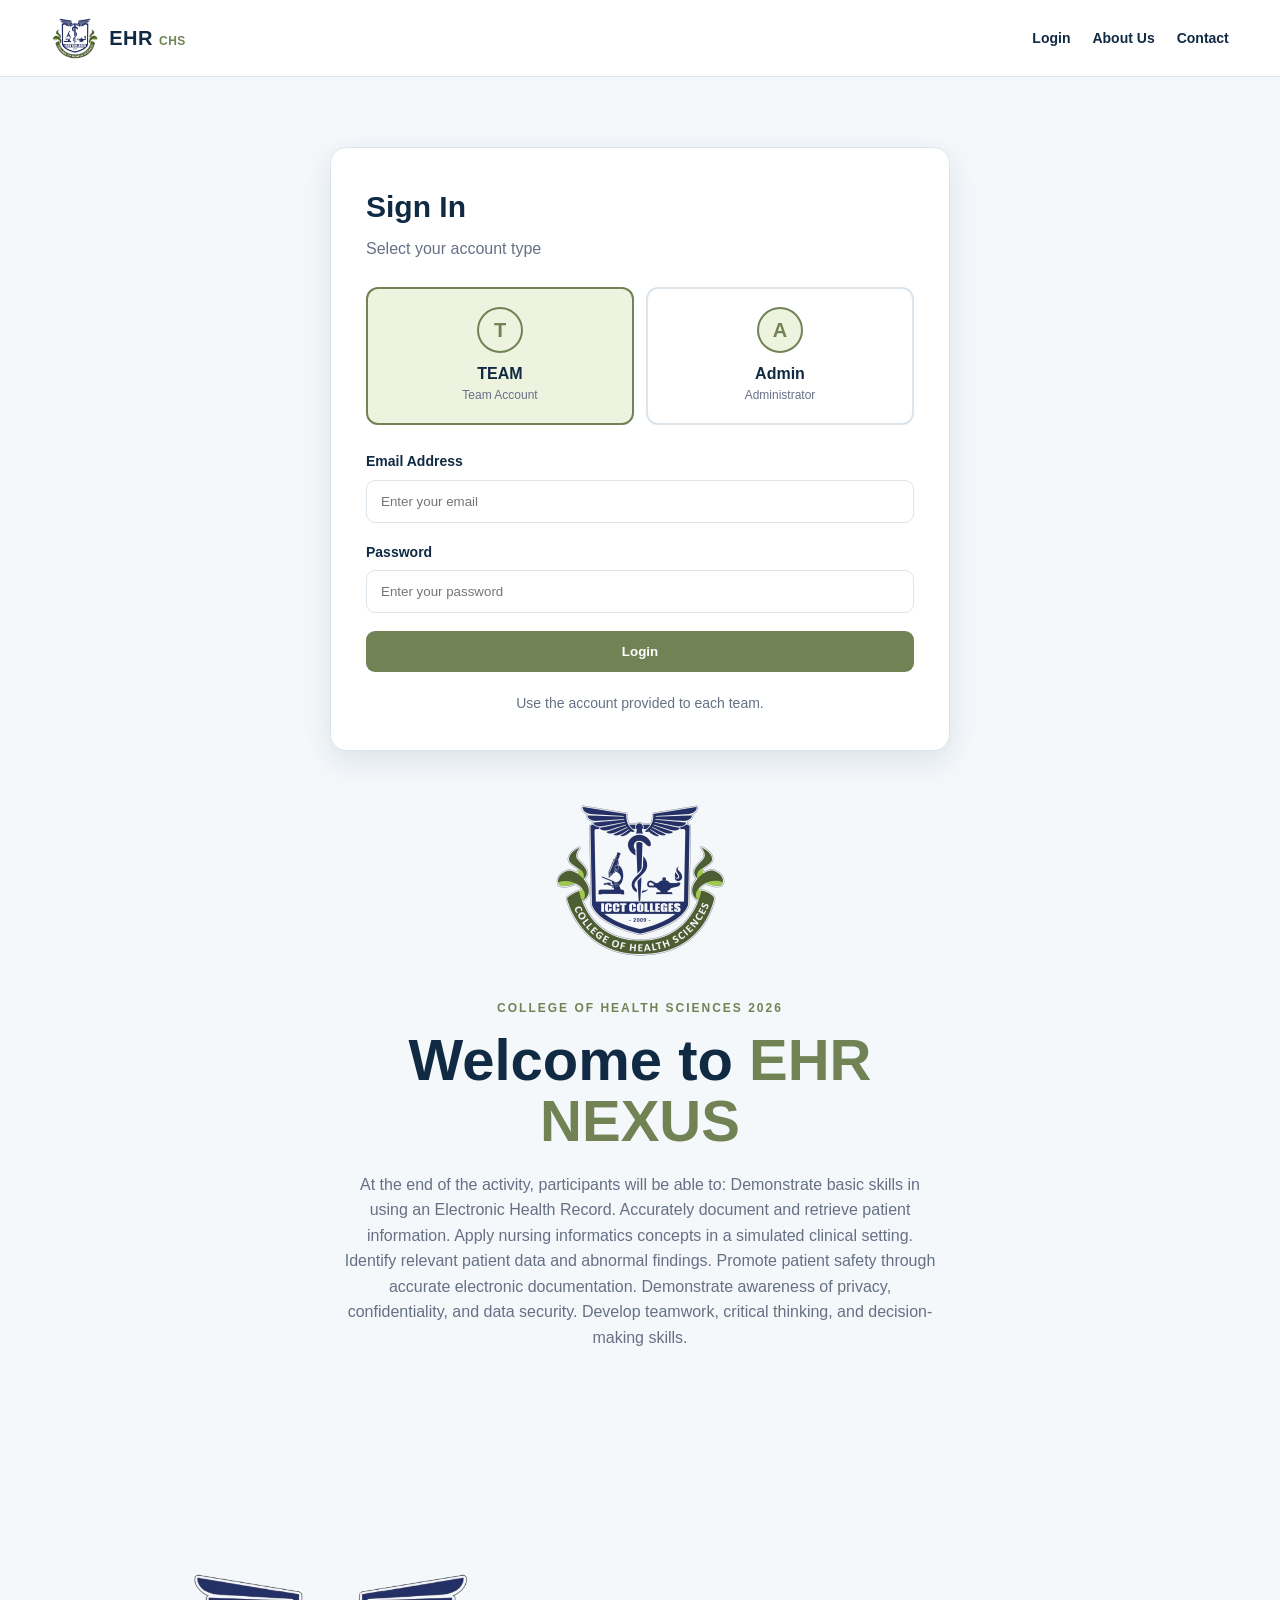
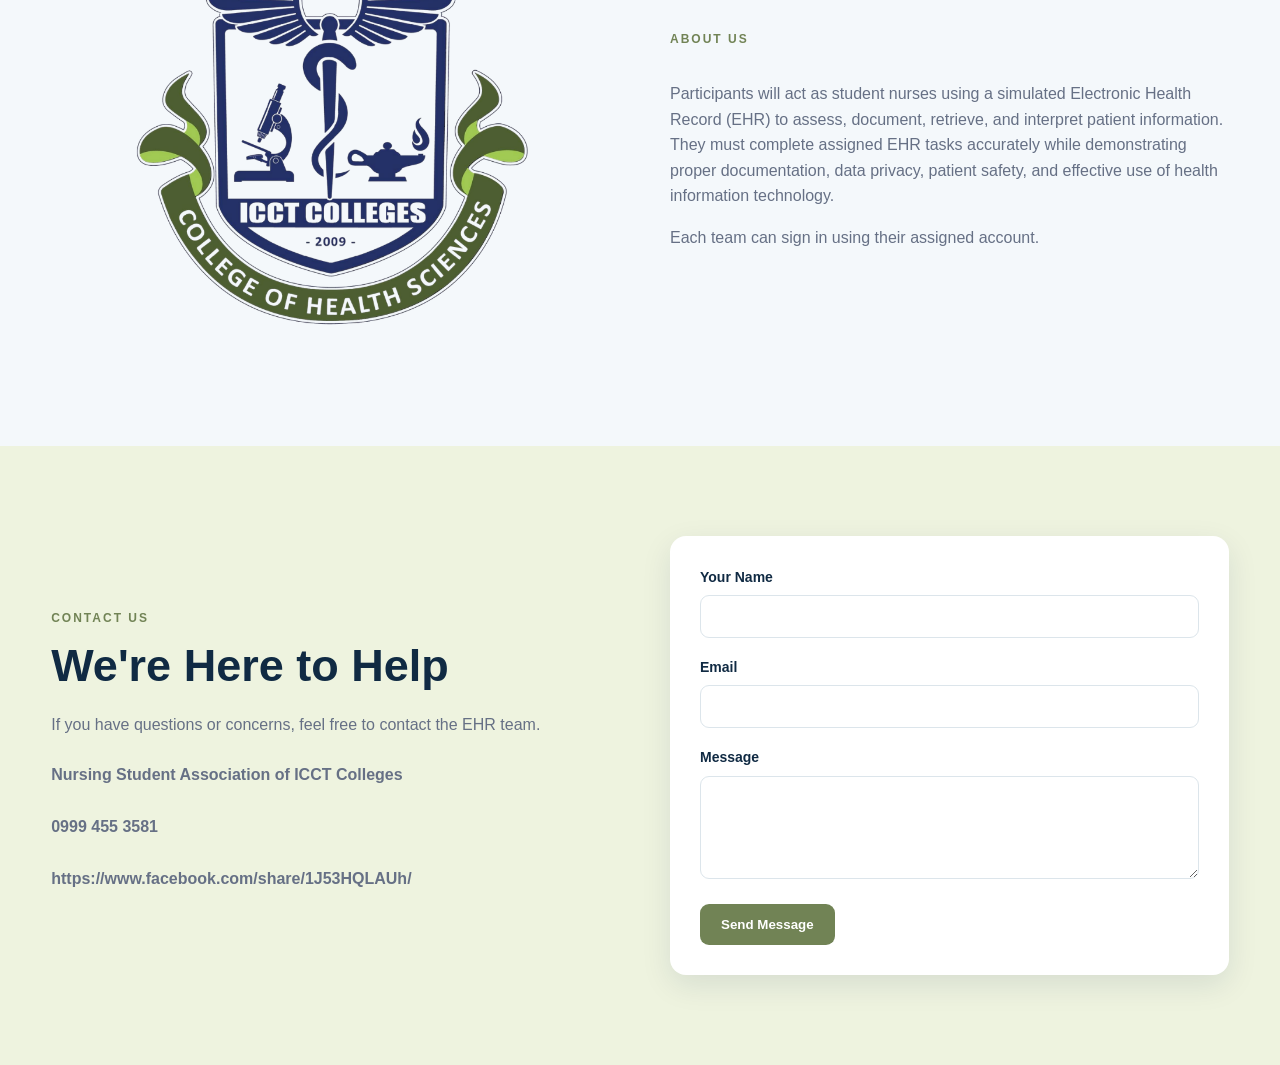
<file: index.html>
<!DOCTYPE html>
<html lang="en">
<head>
    <meta charset="UTF-8">
    <meta name="viewport" content="width=device-width, initial-scale=1.0">

    <title>EHR | Login</title>

    <link rel="stylesheet" href="style.css">
</head>

<body>

    <!-- NAVBAR -->
    <header class="navbar">

        <div class="nav-container">

            <a href="index.html" class="logo">
                <img
                    src="chs.png"
                    alt="EHR CHS Logo">

                <span>
                    EHR
                    <small>CHS</small>
                </span>
            </a>

            <nav class="main-nav">
                <a href="#login">Login</a>
                <a href="#about">About Us</a>
                <a href="#contact">Contact</a>
            </nav><!DOCTYPE html>
            <html lang="en">
            <head>
                <meta charset="UTF-8">
                <title>Page title</title>
            </head>
            <body>
                
            </body>
            </html>

        </div>

    </header>


    <!-- LOGIN -->
    <main>

        <section class="login-section" id="login">

            <div class="login-container">

                <!-- SIGN IN -->
                <div class="login-card">

                    <h2>Sign In</h2>

                    <p class="login-subtitle">
                        Select your account type
                    </p>


                    <!-- ROLE -->
                    <div class="role-selection">

                        <div
                            class="role-card active"
                            data-role="student">

                            <div class="role-icon">
                                T
                            </div>

                            <h3>TEAM</h3>

                            <p>
                                Team Account
                            </p>

                        </div>


                        <div
                            class="role-card"
                            data-role="admin">

                            <div class="role-icon">
                                A
                            </div>

                            <h3>Admin</h3>

                            <p>
                                Administrator
                            </p>

                        </div>

                    </div>


                    <!-- LOGIN FORM -->
                    <form id="loginForm">

                        <input
                            type="hidden"
                            id="selectedRole"
                            value="student">


                        <div class="form-group">

                            <label for="loginEmail">
                                Email Address
                            </label>

                            <input
                                type="email"
                                id="loginEmail"
                                placeholder="Enter your email"
                                required>

                        </div>


                        <div class="form-group">

                            <label for="loginPassword">
                                Password
                            </label>

                            <input
                                type="password"
                                id="loginPassword"
                                placeholder="Enter your password"
                                required>

                        </div>


                        <div
                            id="adminHint"
                            class="admin-hint"
                            style="display:none;">

                            Admin account only:
                            <strong>
                                
                            </strong>

                        </div>


                        <button
                            type="submit"
                            class="btn btn-primary full-width">

                            Login

                        </button>

                    </form>


                    <!-- REGISTER -->
                    <div class="register-link">

                        <p>
                            Use the account provided to each team.


                        </p>

                    </div>

                </div>


                <!-- WELCOME CONTENT -->
                <div class="login-info">

                    <img
                        src="chs.png"
                        alt="EHR CHS"
                        class="login-image">

                    <span class="section-label">
                        COLLEGE OF HEALTH SCIENCES 2026
                    </span>

                    <h1>
                        Welcome to
                        <span>EHR NEXUS</span>
                    </h1>

                    <p>
                       At the end of the activity, participants will be able to:

Demonstrate basic skills in using an Electronic Health Record.
Accurately document and retrieve patient information.
Apply nursing informatics concepts in a simulated clinical setting.
Identify relevant patient data and abnormal findings.
Promote patient safety through accurate electronic documentation.
Demonstrate awareness of privacy, confidentiality, and data security.
Develop teamwork, critical thinking, and decision-making skills.
                    </p>

                    <div class="login-features">

                      

                    </div>

                </div>

            </div>

        </section>


        <!-- ABOUT -->
        <section class="section" id="about">

            <div class="section-container">

                <div class="section-image">

                    <img
                        src="chs.png"
                        alt="About EHR CHS">

                </div>


                <div class="section-content">

                    <span class="section-label">
                        ABOUT US
                    </span>

                    <h2>
                        
                    </h2>

                    <p>
                       Participants will act as student nurses using a simulated Electronic Health Record (EHR) to assess, document, retrieve, and interpret patient information. They must complete assigned EHR tasks accurately while demonstrating proper documentation, data privacy, patient safety, and effective use of health information technology.
                    </p>

                    <p>
                        Each team can sign in using their assigned account.
                        
                    </p>

                </div>

            </div>

        </section>


        <!-- CONTACT -->
        <section
            class="section contact-section"
            id="contact">

            <div class="section-container">

                <div class="section-content">

                    <span class="section-label">
                        CONTACT US
                    </span>

                    <h2>
                        We're Here to Help
                    </h2>

                    <p>
                        If you have questions or concerns,
                        feel free to contact the EHR team.
                    </p>

                    <div class="contact-details">

                        <p> Nursing Student Association of ICCT Colleges
</p>
                        <p> 0999 455 3581</p>
                        <p> https://www.facebook.com/share/1J53HQLAUh/</p>

                    </div>

                </div>


                <div class="contact-form-container">

                    <form id="contactForm">

                        <div class="form-group">

                            <label for="contactName">
                                Your Name
                            </label>

                            <input
                                type="text"
                                id="contactName"
                                required>

                        </div>


                        <div class="form-group">

                            <label for="contactEmail">
                                Email
                            </label>

                            <input
                                type="email"
                                id="contactEmail"
                                required>

                        </div>


                        <div class="form-group">

                            <label for="contactMessage">
                                Message
                            </label>

                            <textarea
                                id="contactMessage"
                                rows="5"
                                required></textarea>

                        </div>


                        <button
                            type="submit"
                            class="btn btn-primary">

                            Send Message

                        </button>

                    </form>

                </div>

            </div>

        </section>

    </main>


    <!-- REGISTER MODAL -->
    <div
        class="modal"
        id="registerModal">

        <div class="modal-content">

            <button
                type="button"
                class="modal-close"
                id="closeRegister">

                &times;

            </button>


            <h2>
                Create Student Account
            </h2>

            <p>
                Student accounts are assigned by the administrator.
            </p>


            <form id="registerForm">

                <div class="form-group">

                    <label for="regName">
                        Full Name
                    </label>

                    <input
                        type="text"
                        id="regName"
                        placeholder="Juan Dela Cruz"
                        required>

                </div>


                <div class="form-group">

                    <label for="regEmail">
                        Email Address
                    </label>

                    <input
                        type="email"
                        id="regEmail"
                        placeholder="juan@email.com"
                        required>

                </div>


                <div class="form-group">

                    <label for="regPassword">
                        Password
                    </label>

                    <input
                        type="password"
                        id="regPassword"
                        placeholder="Create password"
                        required>

                </div>


                <div class="form-group">

                    <label for="regConfirm">
                        Confirm Password
                    </label>

                    <input
                        type="password"
                        id="regConfirm"
                        placeholder="Confirm password"
                        required>

                </div>


                <button
                    type="submit"
                    class="btn btn-primary full-width">

                    Create Account

                </button>

            </form>

        </div>

    </div>


    <!-- TOAST -->
    <div id="toast" class="toast"></div>


    <script src="script.js"></script>

</body>
</html>
</file>
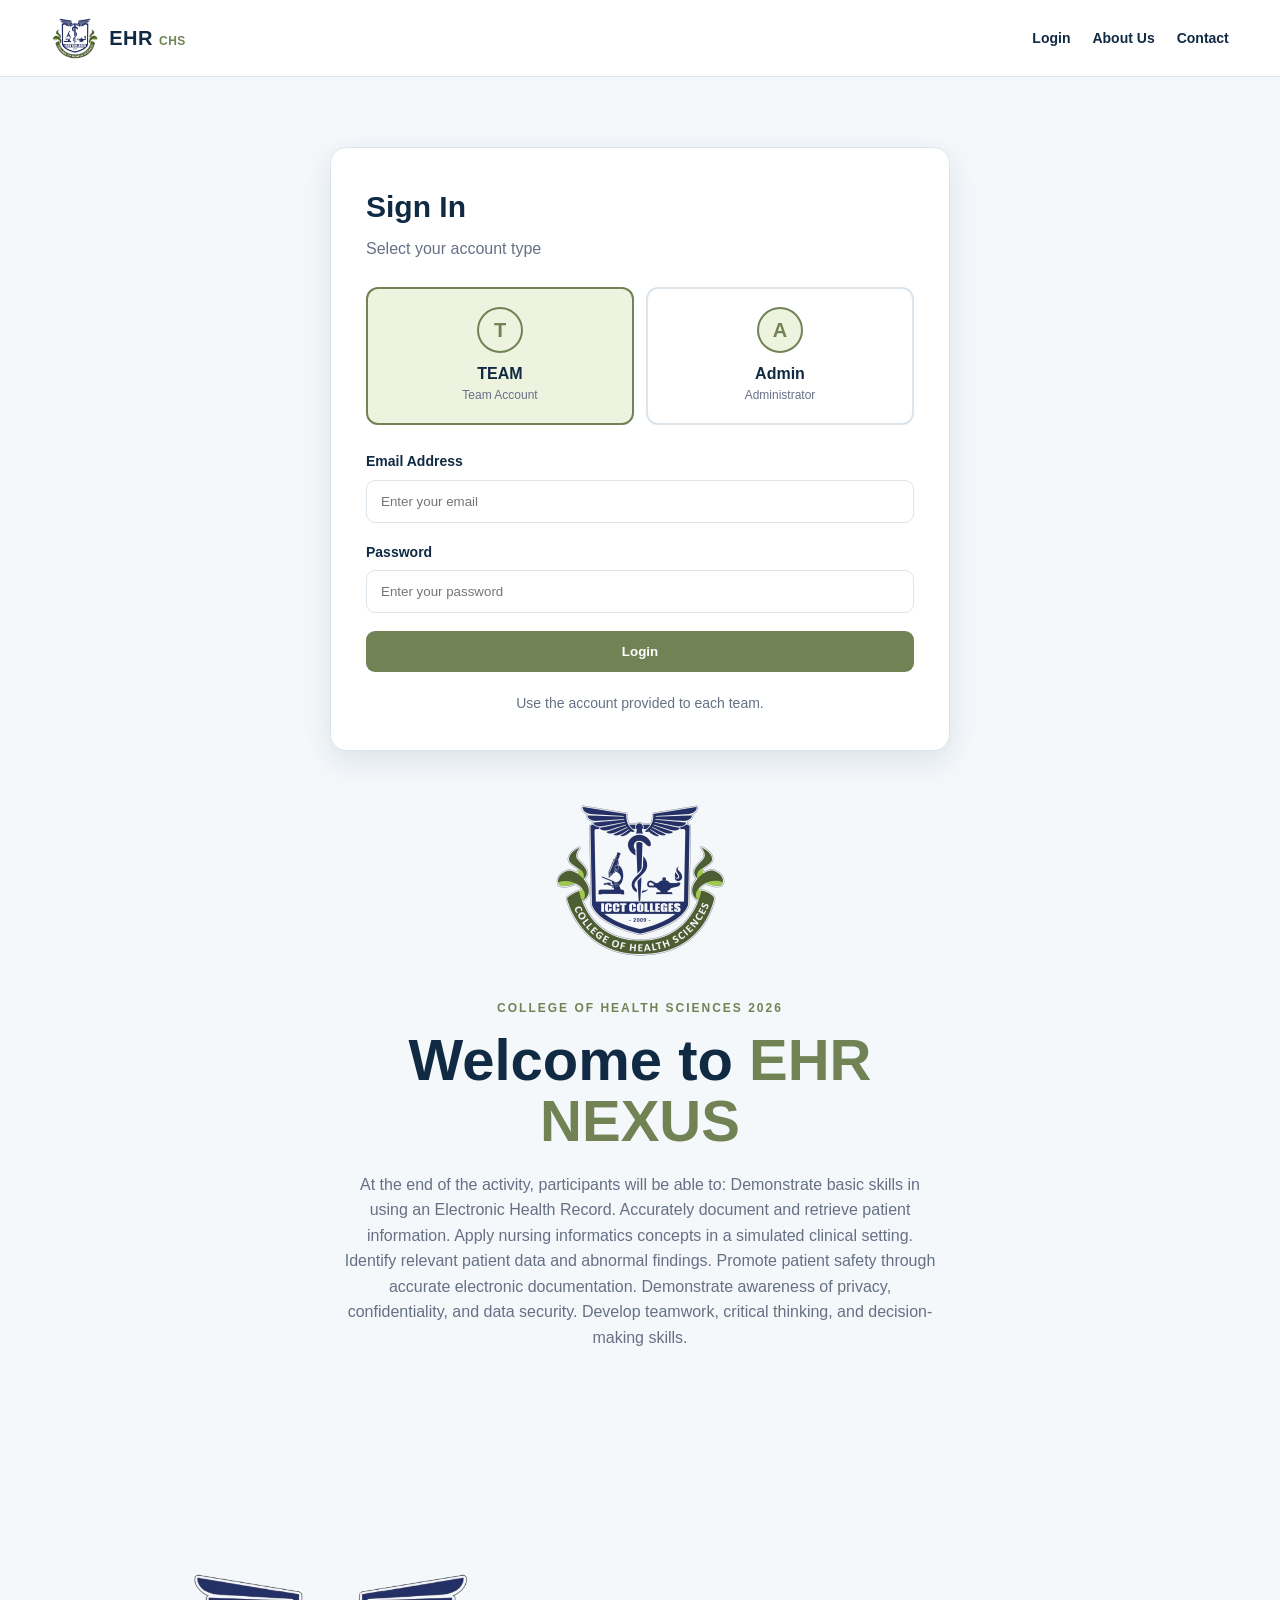
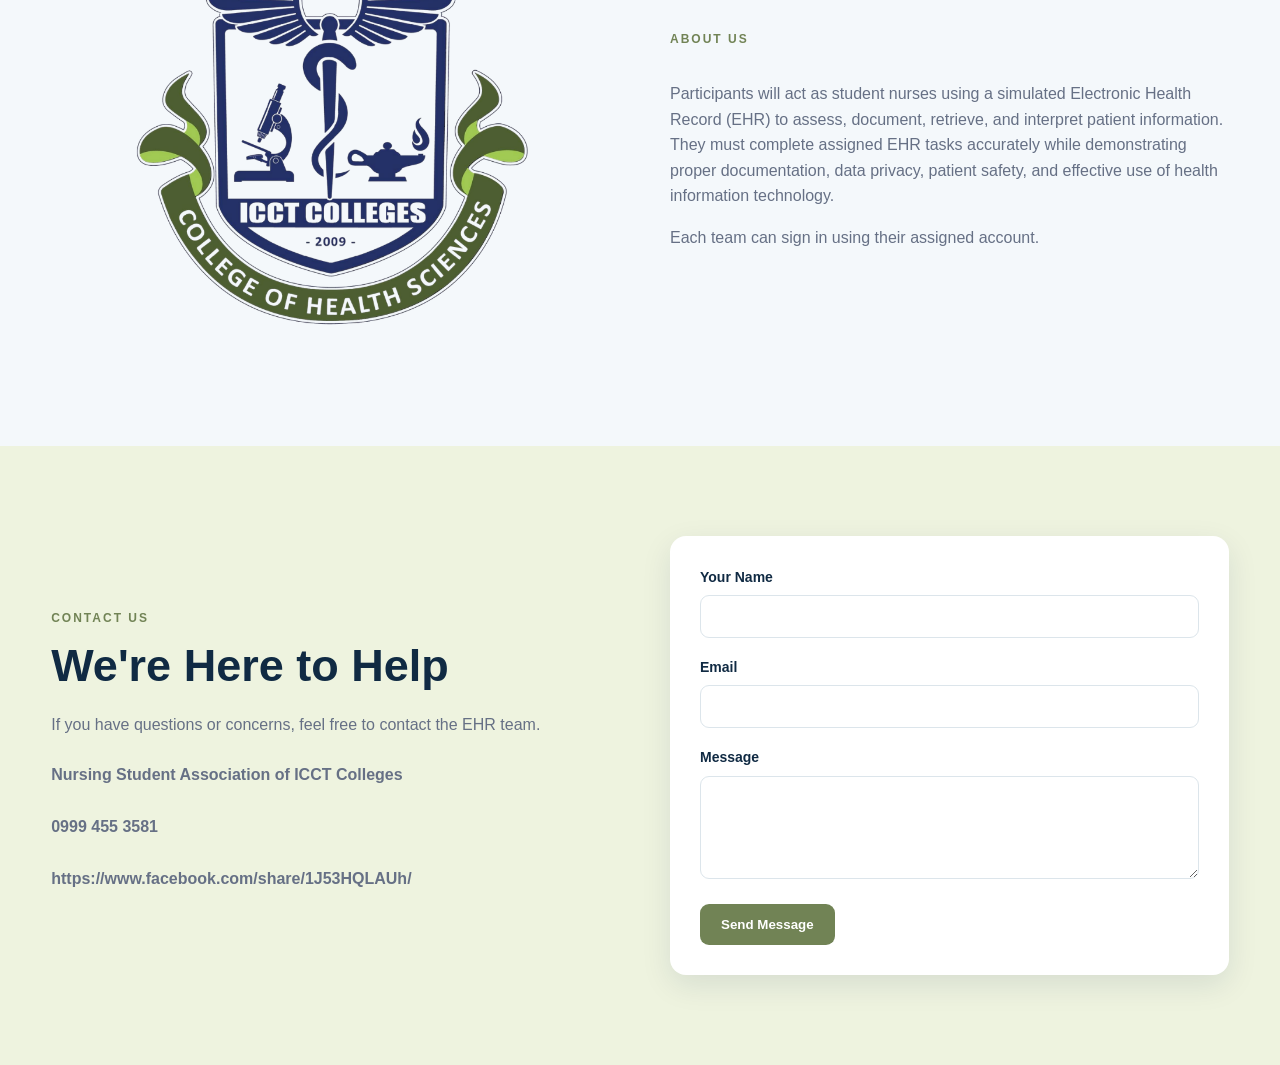
<file: team.html>
<!DOCTYPE html>
<html lang="en">

<head>

    <meta charset="UTF-8">

    <meta
        name="viewport"
        content="width=device-width, initial-scale=1.0">

    <title>
        EHR HMS | Student
    </title>

    <link
        rel="stylesheet"
        href="style.css">

</head>


<body class="dashboard-page">

    <button
        class="sidebar-toggle"
        id="sidebarToggle"
        type="button"
        aria-label="Open dashboard menu"
        aria-expanded="false">
        <span></span>
        <span></span>
        <span></span>
    </button>

    <aside class="dashboard-sidebar" id="dashboardSidebar">
        <div class="dashboard-brand">
            <span class="brand-mark">E</span>
            <span>EHR <small>HMS</small></span>
        </div>

        <nav class="dashboard-menu" aria-label="Student dashboard menu">
            <button class="dashboard-menu-item active" type="button" data-view="dashboardView">
                <span>⌂</span> Dashboard
            </button>
            <button class="dashboard-menu-item" type="button" data-view="demographicsView">
                <span>◎</span> Patient Demographics
            </button>
            <button class="dashboard-menu-item" type="button" data-view="historyView">
                <span>＋</span> Medical History
            </button>
            <button class="dashboard-menu-item" type="button" data-view="documentationView">
                <span>▤</span> Documentation
            </button>
        </nav>

        <button id="logoutPatient" class="dashboard-logout" type="button">Logout</button>
    </aside>

    <main class="dashboard-main">
        <header class="dashboard-topbar">
            <div>
                <span class="section-label">STUDENT HEALTH RECORD</span>
                <h1 id="dashboardTitle">Dashboard</h1>
            </div>
            <span class="dashboard-user" id="patientName">Student</span>
        </header>

        <section class="dashboard-view active" id="dashboardView">
            <div class="welcome-panel">
                <div>
                    <span class="section-label">EHR HMS</span>
                    <h2>Welcome, <span id="dashboardName">Student</span></h2>
                    <p>View and manage your personal health information in one secure place.</p>
                </div>
            </div>

            <section class="team-scenarios-panel">
                <div class="view-heading">
                    <span class="section-label">TEAM UPDATES</span>
                    <h2>Scenarios</h2>
                    <p>Scenarios posted by the administrator for your team.</p>
                </div>
                <div id="teamScenarios" class="scenario-list"></div>
            </section>

        </section>

        <section class="dashboard-view" id="demographicsView">
            <div class="view-heading">
                <span class="section-label">PERSONAL INFORMATION</span>
                <h2>Patient Demographics</h2>
                <p>Keep your personal and emergency contact information updated.</p>
            </div>
            <form class="record-form" data-record="demographics">
                <div class="form-section-block">
                    <h3>Basic Information</h3>
                    <div class="record-grid">
                        <label>Full Name<input type="text" id="demographicFullName"></label>
                        <label>Date of Birth<input type="date"></label>
                        <label>Age<input type="number" min="0"></label>
                        <label>Gender<select><option value="">Select gender</option><option>Female</option><option>Male</option><option>Other</option></select></label>
                        <label>Region<input type="text"></label>
                        <label>Address<input type="text"></label>
                        <label>City<input type="text"></label>
                        <label>State/Province<input type="text"></label>
                        <label>Phone<input type="tel"></label>
                        <label>ZIP Code<input type="text"></label>
                    </div>
                </div>
                <div class="form-section-block">
                    <h3>Emergency Contact</h3>
                    <div class="record-grid">
                        <label>Emergency Contact Name<input type="text"></label>
                        <label>Relationship<input type="text"></label>
                        <label>Phone<input type="tel"></label>
                    </div>
                </div>
                <button class="btn btn-primary" type="button" data-save-message="Demographic information saved.">Save Demographics</button>
            </form>
        </section>

        <section class="dashboard-view" id="historyView">
            <div class="view-heading">
                <span class="section-label">HEALTH INFORMATION</span>
                <h2>Medical History</h2>
                <p>Record important information about your health history.</p>
            </div>
            <form class="record-form" data-record="medicalHistory">
                <label>Diagnosis of the Patient<textarea rows="4"></textarea></label>
                <label>Allergies<textarea rows="4"></textarea></label>
                <label>Current Medication<textarea rows="4"></textarea></label>
                <label>History<textarea rows="6"></textarea></label>
                <button class="btn btn-primary" type="button" data-save-message="Medical history saved.">Save Medical History</button>
            </form>
        </section>

        <section class="dashboard-view" id="documentationView">
            <div class="view-heading">
                <span class="section-label">CLINICAL NOTES</span>
                <h2>Documentation</h2>
                <p>Document the patient's visit, care, and treatment plan.</p>
            </div>
            <form class="record-form" data-record="documentation">
                <label>Date<input type="date"></label>
                <label>Chief Complaint<textarea rows="3"></textarea></label>
                <div class="form-section-block">
                    <h3>Nursing Note</h3>
                    <div class="record-grid">
                        <label>Assessment<textarea rows="4"></textarea></label>
                        <label>Intervention<textarea rows="4"></textarea></label>
                        <label>Laboratory Test Performed<textarea rows="4"></textarea></label>
                        <label>Nursing Diagnosis<textarea rows="4"></textarea></label>
                        <label>Medications<textarea rows="4"></textarea></label>
                        <label>Treatment Plan<textarea rows="4"></textarea></label>
                    </div>
                </div>
                <button class="btn btn-primary" type="button" data-save-message="Documentation saved.">Save Documentation</button>
            </form>
        </section>
    </main>


    <div id="toast" class="toast"></div>


    <script src="script.js"></script>

</body>

</html>
</file>
<file: style.css>
/* =========================================
   CARESYNC HMS
   MAIN STYLE SHEET
========================================= */

:root {
    --navy: #102a43;
    --navy-dark: #071b2e;
    --teal: #718355;
    --teal-light: #eef3df;
    --white: #ffffff;
    --light: #f4f8fb;
    --gray: #667085;
    --border: #dce5eb;
    --danger: #dc3545;
    --success: #03a333;
    --warning: #f59e0b;
    --shadow: 0 10px 30px rgba(8, 44, 76, 0.10);
    --radius: 16px;
}


/* =========================================
   RESET
========================================= */

* {
    margin: 0;
    padding: 0;
    box-sizing: border-box;
}

html {
    scroll-behavior: smooth;
}

body {
    font-family: Arial, Helvetica, sans-serif;
    background: var(--light);
    color: var(--navy);
    line-height: 1.6;
}

a {
    text-decoration: none;
    color: inherit;
}

button,
input,
textarea,
select {
    font-family: inherit;
}

img {
    max-width: 100%;
    display: block;
}


/* =========================================
   NAVBAR
========================================= */

.navbar {
    position: sticky;
    top: 0;
    z-index: 1000;

    background: rgba(255, 255, 255, 0.96);

    border-bottom: 1px solid var(--border);

    backdrop-filter: blur(10px);
}

.nav-container {
    width: min(1200px, 92%);
    margin: auto;

    min-height: 76px;

    display: flex;
    align-items: center;
    justify-content: space-between;

    gap: 30px;
}

.logo {
    display: flex;
    align-items: center;
    gap: 10px;

    font-weight: 800;
    color: var(--navy);

    white-space: nowrap;
}

.logo img {
    width: 48px;
    height: 48px;
}

.logo span {
    font-size: 20px;
    letter-spacing: 0.5px;
}

.logo small {
    color: var(--teal);
    font-size: 12px;
}

.main-nav {
    display: flex;
    align-items: center;
    gap: 22px;
}

.main-nav a {
    color: var(--navy);
    font-size: 14px;
    font-weight: 600;

    transition: 0.25s ease;
}

.main-nav a:hover {
    color: var(--teal);
}

/* =========================================
   BUTTONS
========================================= */

.btn {
    display: inline-flex;

    align-items: center;
    justify-content: center;

    border: none;

    padding: 13px 21px;

    border-radius: 9px;

    font-weight: 700;

    cursor: pointer;

    transition:
        transform 0.25s ease,
        background 0.25s ease,
        box-shadow 0.25s ease;
}

.btn:hover {
    transform: translateY(-2px);
}

.btn:active {
    transform: translateY(0);
}

.btn-primary {
    background: var(--teal);
    color: white;
}

.btn-primary:hover {
    background: var(--navy);
    box-shadow: 0 8px 20px rgba(113, 131, 85, 0.30);
}

.btn-secondary {
    background: white;
    color: var(--navy);

    border: 1px solid var(--border);
}

.btn-secondary:hover {
    border-color: var(--teal);
    color: var(--teal);
}

.btn-danger {
    background: var(--danger);
    color: white;
}

.full-width {
    width: 100%;
}

.logout-btn {
    border: none;
    background: transparent;

    color: var(--danger);

    font-weight: 700;

    cursor: pointer;

    padding: 8px 10px;

    transition: 0.25s ease;
}

.logout-btn:hover {
    color: #a71d2a;
}


/* =========================================
   SECTION
========================================= */

.section {
    padding: 90px 0;
}

.section-container {
    width: min(1200px, 92%);
    margin: auto;

    display: grid;

    grid-template-columns: 1fr 1fr;

    gap: 60px;

    align-items: center;
}

.section-label {
    display: inline-block;

    color: var(--teal);

    font-size: 12px;
    font-weight: 800;

    letter-spacing: 2px;

    margin-bottom: 12px;
}

.section-content h2,
.section-heading h2 {
    font-size: clamp(30px, 4vw, 45px);

    line-height: 1.15;

    margin-bottom: 20px;
}

.section-content p,
.section-heading p {
    color: var(--gray);

    margin-bottom: 16px;
}

.section-image img {
    width: 100%;
    max-height: 420px;

    object-fit: contain;

    border-radius: var(--radius);
}

.section-heading {
    text-align: center;

    grid-column: 1 / -1;
}


/* =========================================
   LOGIN
========================================= */

.login-section {
    min-height: calc(100vh - 76px);

    display: flex;
    align-items: center;

    padding: 70px 0;
}

.login-container {
    width: min(1100px, 92%);
    margin: auto;

    display: grid;

    grid-template-columns: 1.1fr 0.9fr;

    gap: 60px;

    align-items: center;
}

.login-info h1 {
    font-size: clamp(35px, 5vw, 58px);
    line-height: 1.05;

    margin-bottom: 20px;
}

.login-info h1 span {
    color: var(--teal);
}

.login-info > p {
    max-width: 600px;

    color: var(--gray);

    margin-bottom: 25px;
}

.login-image {
    width: 250px;
    height: 180px;

    object-fit: contain;

    margin-bottom: 25px;
}

.login-features {
    display: grid;
    gap: 10px;

    color: var(--navy);
    font-weight: 600;
}

.login-card {
    background: white;

    padding: 35px;

    border-radius: var(--radius);

    box-shadow: var(--shadow);

    border: 1px solid var(--border);
}

.login-card h2 {
    font-size: 30px;
    margin-bottom: 5px;
}

.login-subtitle {
    color: var(--gray);
    margin-bottom: 25px;
}

.login-section .login-container {
    grid-template-columns: minmax(0, 620px);
    justify-content: center;
    gap: 38px;
}

.login-section .login-card {
    width: 100%;
}

.login-section .login-info {
    width: min(620px, 100%);
    text-align: center;
}

.login-section .login-image {
    margin: 0 auto 25px;
}

.login-section .login-info > p {
    margin-right: auto;
    margin-left: auto;
}

.login-section .login-features {
    justify-items: center;
}


/* =========================================
   ROLE CARDS
========================================= */

.role-selection {
    display: grid;
    grid-template-columns: 1fr 1fr;

    gap: 12px;

    margin-bottom: 25px;
}

.role-card {
    padding: 18px;

    text-align: center;

    border: 2px solid var(--border);

    border-radius: 12px;

    cursor: pointer;

    transition: 0.25s ease;
}

.role-card:hover {
    transform: translateY(-3px);
    border-color: var(--teal);
}

.role-card.active {
    border-color: var(--teal);
    background: var(--teal-light);
}

.role-icon {
    width: 46px;
    height: 46px;
    display: grid;
    place-items: center;
    margin: 0 auto 8px;
    border: 2px solid var(--teal);
    border-radius: 50%;
    background: var(--teal-light);
    color: var(--teal);
    font-size: 20px;
    font-weight: 800;
}

.role-card h3 {
    font-size: 16px;
}

.role-card p {
    font-size: 12px;
    color: var(--gray);
}


/* =========================================
   FORMS
========================================= */

.form-group {
    margin-bottom: 18px;
}

.form-group label {
    display: block;

    font-size: 14px;

    font-weight: 700;

    margin-bottom: 7px;
}

.form-group input,
.form-group textarea,
.form-group select,
.search-box input {
    width: 100%;

    padding: 13px 14px;

    border: 1px solid var(--border);

    border-radius: 9px;

    background: white;

    color: var(--navy);

    outline: none;

    transition: 0.2s ease;
}

.form-group textarea {
    resize: vertical;
}

.form-group input:focus,
.form-group textarea:focus,
.form-group select:focus,
.search-box input:focus {
    border-color: var(--teal);

    box-shadow:
        0 0 0 3px rgba(113, 131, 85, 0.20);
}

.admin-hint {
    background: #fff8e7;

    color: #765600;

    padding: 10px 12px;

    border-radius: 8px;

    font-size: 12px;

    margin-bottom: 15px;
}

.register-link {
    margin-top: 20px;

    text-align: center;

    color: var(--gray);

    font-size: 14px;
}

.text-button {
    background: none;
    border: none;

    color: var(--teal);

    font-weight: 700;

    cursor: pointer;
}

.text-button:hover {
    text-decoration: underline;
}


/* =========================================
   HERO
========================================= */

.hero {
    padding: 90px 0;

    background:
        linear-gradient(
            135deg,
            #eef3df,
            #f4f8fb
        );
}

.hero-container {
    width: min(1200px, 92%);
    margin: auto;

    display: grid;

    grid-template-columns: 1fr 1fr;

    gap: 60px;

    align-items: center;
}

.hero-content h1 {
    font-size: clamp(36px, 5vw, 60px);

    line-height: 1.05;

    margin-bottom: 15px;
}

.hero-content h1 span {
    color: var(--teal);
}

.hero-content h2 {
    font-size: 25px;

    margin-bottom: 15px;
}

.hero-content p {
    color: var(--gray);

    max-width: 600px;

    margin-bottom: 28px;
}

.hero-buttons {
    display: flex;

    gap: 12px;

    flex-wrap: wrap;
}

.hero-image img {
    width: 100%;
    height: 400px;

    object-fit: contain;
}


/* =========================================
   SERVICES
========================================= */

.services-grid {
    grid-column: 1 / -1;

    display: grid;

    grid-template-columns:
        repeat(3, 1fr);

    gap: 22px;
}

.service-card {
    background: white;

    border: 1px solid var(--border);

    border-radius: var(--radius);

    padding: 30px;

    box-shadow: var(--shadow);

    transition: 0.25s ease;
}

.service-card:hover {
    transform: translateY(-7px);
}

.service-icon {
    width: 60px;
    height: 60px;

    display: flex;
    align-items: center;
    justify-content: center;

    background: var(--teal-light);

    border-radius: 50%;

    font-size: 28px;

    margin-bottom: 18px;
}

.service-card h3 {
    margin-bottom: 10px;
}

.service-card p {
    color: var(--gray);

    margin-bottom: 20px;
}


/* =========================================
   ABOUT
========================================= */

.about-list {
    display: grid;

    gap: 10px;

    margin-top: 25px;

    font-weight: 700;
}


/* =========================================
   TEAM
========================================= */

.team-section {
    grid-template-columns: 1fr;
}

.team-grid {
    display: grid;

    grid-template-columns:
        repeat(3, 1fr);

    gap: 25px;
}

.team-card {
    background: white;

    border-radius: var(--radius);

    overflow: hidden;

    border: 1px solid var(--border);

    box-shadow: var(--shadow);

    transition: 0.25s ease;
}

.team-card:hover {
    transform: translateY(-6px);
}

.team-card img {
    width: 100%;
    height: 230px;

    object-fit: contain;

    background: var(--teal-light);
}

.team-info {
    padding: 20px;
}

.team-info h3 {
    margin-bottom: 5px;
}

.team-info p {
    color: var(--gray);
}


/* =========================================
   CONTACT
========================================= */

.contact-section {
    background: #eef3df;
}

.contact-details {
    display: grid;

    gap: 10px;

    margin-top: 25px;

    font-weight: 600;
}

.contact-form-container {
    background: white;

    padding: 30px;

    border-radius: var(--radius);

    box-shadow: var(--shadow);
}


/* =========================================
   FOOTER
========================================= */

.footer {
    background: var(--navy);

    color: white;

    padding: 30px 0;
}

.footer-container {
    width: min(1200px, 92%);
    margin: auto;

    display: flex;

    justify-content: space-between;

    align-items: center;

    gap: 20px;
}

.footer p {
    opacity: 0.8;

    font-size: 13px;
}


/* =========================================
   MODAL
========================================= */

.modal {
    position: fixed;

    inset: 0;

    background:
        rgba(4, 29, 51, 0.65);

    display: none;

    align-items: center;
    justify-content: center;

    padding: 20px;

    z-index: 2000;
}

.modal.show {
    display: flex;
}

.modal-content {
    position: relative;

    width: min(500px, 100%);

    background: white;

    padding: 35px;

    border-radius: var(--radius);

    box-shadow: 0 20px 60px rgba(0,0,0,0.2);

    animation: modalIn 0.25s ease;
}

@keyframes modalIn {
    from {
        opacity: 0;
        transform: translateY(20px) scale(0.98);
    }

    to {
        opacity: 1;
        transform: translateY(0) scale(1);
    }
}

.modal-close {
    position: absolute;

    top: 12px;
    right: 15px;

    width: 35px;
    height: 35px;

    border: none;

    background: transparent;

    font-size: 28px;

    cursor: pointer;

    color: var(--gray);
}


/* =========================================
   TOAST
========================================= */

.toast {
    position: fixed;

    bottom: 25px;
    right: 25px;

    z-index: 3000;

    background: var(--navy);

    color: white;

    padding: 14px 20px;

    border-radius: 9px;

    box-shadow: var(--shadow);

    opacity: 0;

    transform: translateY(20px);

    pointer-events: none;

    transition: 0.3s ease;
}

.toast.show {
    opacity: 1;

    transform: translateY(0);
}


/* =========================================
   ADMIN
========================================= */

.admin-main {
    padding: 50px 0;
}

.admin-container {
    width: min(1400px, 94%);
    margin: auto;
}

.admin-header {
    display: flex;

    align-items: center;
    justify-content: space-between;

    gap: 20px;

    margin-bottom: 30px;
}

.admin-header h1 {
    font-size: 42px;
}

.admin-header p {
    color: var(--gray);
}

.stats-grid {
    display: grid;

    grid-template-columns:
        repeat(4, 1fr);

    gap: 18px;

    margin-bottom: 25px;
}

.stat-card {
    background: white;

    padding: 22px;

    border-radius: 14px;

    border: 1px solid var(--border);

    box-shadow: var(--shadow);

    display: flex;

    align-items: center;

    gap: 15px;
}

.stat-icon {
    width: 50px;
    height: 50px;

    display: flex;
    align-items: center;
    justify-content: center;

    background: var(--teal-light);

    border-radius: 12px;

    font-size: 22px;
}

.stat-card span {
    display: block;

    color: var(--gray);

    font-size: 13px;
}

.stat-card strong {
    display: block;

    font-size: 28px;

    color: var(--navy);
}

.admin-toolbar {
    background: white;

    padding: 18px;

    border: 1px solid var(--border);

    border-radius: 12px;

    margin-bottom: 18px;
}

.search-box {
    max-width: 450px;
}

.table-wrapper {
    width: 100%;

    overflow-x: auto;

    background: white;

    border: 1px solid var(--border);

    border-radius: 12px;

    box-shadow: var(--shadow);
}

.team-records {
    display: grid;
    gap: 24px;
}

.team-record-card {
    padding: 26px;
    border: 1px solid var(--border);
    border-radius: 14px;
    background: var(--white);
    box-shadow: var(--shadow);
}

.team-record-heading {
    display: flex;
    align-items: center;
    justify-content: space-between;
    padding-bottom: 18px;
    border-bottom: 1px solid var(--border);
}

.team-record-heading h2 {
    margin: 0 0 3px;
    font-size: 25px;
}

.team-record-heading p {
    color: var(--gray);
    font-size: 13px;
}

.team-record-section {
    margin-top: 22px;
    padding: 20px;
    border: 1px solid var(--border);
    border-radius: 10px;
    background: #fbfdfe;
}

.team-record-section h3 {
    margin-bottom: 15px;
    color: var(--teal);
    font-size: 18px;
}

.record-output-list {
    display: grid;
    gap: 10px;
}

.record-output-row {
    display: grid;
    grid-template-columns: minmax(180px, 0.35fr) 1fr;
    gap: 18px;
    padding-bottom: 9px;
    border-bottom: 1px solid #e5edf0;
}

.record-output-row:last-child {
    padding-bottom: 0;
    border-bottom: 0;
}

.record-output-row dt {
    color: var(--gray);
    font-size: 13px;
    font-weight: 700;
}

.record-output-row dd {
    white-space: pre-wrap;
    color: var(--navy);
    font-size: 14px;
}

.record-empty {
    color: var(--gray);
    font-size: 14px;
}

.scenario-composer {
    margin-top: 34px;
    padding-top: 30px;
    border-top: 2px solid var(--border);
}

.scenario-form-actions,
.scenario-actions {
    display: flex;
    flex-wrap: wrap;
    gap: 10px;
}

.scenario-form-actions .btn,
.scenario-actions .btn {
    padding: 10px 14px;
    font-size: 13px;
}

.scenario-list {
    display: grid;
    gap: 12px;
}

.scenario-item {
    padding: 16px;
    border: 1px solid var(--border);
    border-left: 4px solid var(--teal);
    border-radius: 9px;
    background: var(--white);
}

.scenario-item p {
    white-space: pre-wrap;
    color: var(--navy);
}

.scenario-item small {
    display: block;
    margin-top: 8px;
    color: var(--gray);
    font-size: 12px;
}

.admin-scenario-item .scenario-actions {
    margin-top: 12px;
}

.team-scenarios-panel {
    margin-top: 30px;
    padding: 24px;
    border: 1px solid var(--border);
    border-radius: 14px;
    background: var(--white);
    box-shadow: var(--shadow);
}

.previous-scenarios-section {
    margin-top: 34px;
    padding-top: 30px;
    border-top: 2px solid var(--border);
}

.previous-scenario-item {
    display: grid;
    gap: 10px;
}

.previous-scenario-heading {
    display: flex;
    align-items: center;
    justify-content: space-between;
    gap: 16px;
}

.previous-scenario-heading strong {
    color: var(--navy);
}

.previous-scenario-heading small {
    margin-top: 0;
}

.previous-scenario-item .btn {
    justify-self: start;
    padding: 9px 14px;
    font-size: 13px;
}


/* =========================================
   RESPONSIVE
========================================= */

@media (max-width: 900px) {

    .main-nav {
        gap: 10px;
    }

    .main-nav a {
        font-size: 12px;
    }

    .login-container,
    .hero-container,
    .section-container {
        grid-template-columns: 1fr;
    }

    .services-grid {
        grid-template-columns: 1fr 1fr;
    }

    .team-grid {
        grid-template-columns: 1fr 1fr;
    }

    .stats-grid {
        grid-template-columns: 1fr 1fr;
    }

}


@media (max-width: 650px) {

    .nav-container {
        flex-direction: column;

        padding: 15px 0;
    }

    .main-nav {
        flex-wrap: wrap;
        justify-content: center;
    }

    .login-section,
    .hero,
    .section {
        padding: 55px 0;
    }

    .login-card {
        padding: 25px;
    }

    .services-grid,
    .team-grid,
    .stats-grid,
    .form-row {
        grid-template-columns: 1fr;
    }

    .hero-buttons {
        flex-direction: column;
    }

    .hero-buttons .btn {
        width: 100%;
    }

    .admin-header {
        flex-direction: column;
        align-items: flex-start;
    }

    .footer-container {
        flex-direction: column;
        text-align: center;
    }

    .record-output-row {
        grid-template-columns: 1fr;
        gap: 3px;
    }

    .team-record-card,
    .team-record-section,
    .team-scenarios-panel,
    .previous-scenarios-section {
        padding: 18px;
    }

    .previous-scenario-heading {
        align-items: flex-start;
        flex-direction: column;
        gap: 4px;
    }

}


/* =========================================
   STUDENT DASHBOARD
========================================= */

.dashboard-page {
    min-height: 100vh;
    background: #eef5f7;
}

.dashboard-sidebar {
    position: fixed;
    inset: 0 auto 0 0;
    z-index: 1200;
    width: 260px;
    display: flex;
    flex-direction: column;
    padding: 28px 18px;
    background: var(--navy-dark);
    color: var(--white);
    box-shadow: 8px 0 25px rgba(4, 29, 51, 0.12);
    transition: transform 0.25s ease;
}

.dashboard-sidebar.collapsed {
    transform: translateX(-100%);
}

.dashboard-brand {
    display: flex;
    align-items: center;
    gap: 10px;
    padding: 0 12px 35px;
    font-size: 21px;
    font-weight: 800;
}

.dashboard-brand small {
    color: #d7e3b2;
    font-size: 11px;
}

.brand-mark {
    display: grid;
    width: 38px;
    height: 38px;
    place-items: center;
    border-radius: 10px;
    background: var(--teal);
    color: var(--white);
}

.dashboard-menu {
    display: grid;
    gap: 8px;
}

.dashboard-menu-item {
    display: flex;
    align-items: center;
    gap: 12px;
    width: 100%;
    padding: 13px 14px;
    border: 0;
    border-radius: 8px;
    background: transparent;
    color: #c5d5dc;
    text-align: left;
    font-size: 14px;
    cursor: pointer;
}

.dashboard-menu-item span {
    width: 20px;
    color: #d7e3b2;
    font-size: 18px;
    text-align: center;
}

.dashboard-menu-item:hover,
.dashboard-menu-item.active {
    background: var(--teal);
    color: var(--white);
}

.dashboard-logout {
    margin-top: auto;
    padding: 12px 14px;
    border: 1px solid rgba(255, 255, 255, 0.2);
    border-radius: 8px;
    background: transparent;
    color: var(--white);
    font-weight: 700;
    cursor: pointer;
}

.dashboard-logout:hover {
    background: var(--danger);
    border-color: var(--danger);
}

.dashboard-main {
    min-height: 100vh;
    margin-left: 260px;
    padding: 42px clamp(24px, 5vw, 70px);
    transition: margin-left 0.25s ease;
}

.dashboard-main.sidebar-collapsed {
    margin-left: 0;
}

.dashboard-topbar {
    display: flex;
    align-items: center;
    justify-content: space-between;
    gap: 20px;
    margin-bottom: 34px;
}

.dashboard-topbar h1 {
    font-size: clamp(28px, 4vw, 42px);
    line-height: 1.1;
}

.dashboard-user {
    padding: 10px 14px;
    border: 1px solid var(--border);
    border-radius: 999px;
    background: var(--white);
    color: var(--teal);
    font-weight: 700;
}

.dashboard-view {
    display: none;
    animation: dashboardIn 0.25s ease;
}

.dashboard-view.active {
    display: block;
}

@keyframes dashboardIn {
    from { opacity: 0; transform: translateY(8px); }
    to { opacity: 1; transform: translateY(0); }
}

.welcome-panel {
    display: flex;
    align-items: center;
    justify-content: space-between;
    gap: 28px;
    padding: clamp(28px, 5vw, 54px);
    border-radius: 14px;
    background: linear-gradient(135deg, var(--navy), #214c68);
    color: var(--white);
    box-shadow: var(--shadow);
}

.welcome-panel .section-label {
    color: #d7e3b2;
}

.welcome-panel h2 {
    margin-bottom: 10px;
    font-size: clamp(28px, 4vw, 43px);
}

.welcome-panel h2 span {
    color: #d7e3b2;
}

.welcome-panel p {
    max-width: 580px;
    color: #d4e8eb;
}

.dashboard-summary-grid {
    display: grid;
    grid-template-columns: repeat(3, 1fr);
    gap: 18px;
    margin-top: 22px;
}

.summary-card {
    display: grid;
    gap: 8px;
    padding: 24px;
    border: 1px solid var(--border);
    border-radius: 12px;
    background: var(--white);
    color: var(--navy);
    text-align: left;
    box-shadow: 0 5px 18px rgba(8, 44, 76, 0.06);
    cursor: pointer;
    transition: transform 0.2s ease, border-color 0.2s ease;
}

.summary-card:hover {
    transform: translateY(-3px);
    border-color: var(--teal);
}

.summary-icon {
    color: var(--teal);
    font-size: 28px;
}

.summary-card small,
.view-heading p {
    color: var(--gray);
}

.view-heading {
    margin-bottom: 24px;
}

.view-heading h2 {
    margin-bottom: 6px;
    font-size: clamp(28px, 4vw, 40px);
}

.record-form {
    display: grid;
    gap: 22px;
    padding: clamp(22px, 4vw, 38px);
    border: 1px solid var(--border);
    border-radius: 14px;
    background: var(--white);
    box-shadow: var(--shadow);
}

.record-form > label,
.record-grid label {
    display: grid;
    gap: 7px;
    color: var(--navy);
    font-size: 13px;
    font-weight: 700;
}

.record-form input,
.record-form textarea,
.record-form select {
    width: 100%;
    padding: 12px 13px;
    border: 1px solid var(--border);
    border-radius: 8px;
    background: #fbfdfe;
    color: var(--navy);
    outline: none;
    resize: vertical;
}

.record-form input:focus,
.record-form textarea:focus,
.record-form select:focus {
    border-color: var(--teal);
    box-shadow: 0 0 0 3px rgba(113, 131, 85, 0.20);
}

.form-section-block {
    display: grid;
    gap: 18px;
    padding-bottom: 4px;
}

.form-section-block h3 {
    padding-bottom: 10px;
    border-bottom: 2px solid var(--teal-light);
    font-size: 19px;
}

.record-grid {
    display: grid;
    grid-template-columns: repeat(2, minmax(0, 1fr));
    gap: 18px;
}

.sidebar-toggle {
    position: fixed;
    top: 18px;
    left: 278px;
    z-index: 1300;
    display: grid;
    gap: 4px;
    width: 42px;
    height: 42px;
    padding: 10px;
    border: 1px solid var(--border);
    border-radius: 8px;
    background: var(--white);
    cursor: pointer;
    transition: left 0.25s ease;
}

.dashboard-page.sidebar-collapsed .sidebar-toggle {
    left: 18px;
}

@media (max-width: 800px) {
    .dashboard-sidebar {
        transform: translateX(-100%);
    }

    .dashboard-sidebar.open {
        transform: translateX(0);
    }

    .dashboard-main {
        margin-left: 0;
        padding: 78px 20px 30px;
    }

    .sidebar-toggle {
        left: 18px;
    }

    .sidebar-toggle span {
        height: 2px;
        background: var(--navy);
    }

    .dashboard-summary-grid,
    .record-grid {
        grid-template-columns: 1fr;
    }

    .welcome-panel,
    .dashboard-topbar {
        align-items: flex-start;
        flex-direction: column;
    }
}
</file>
